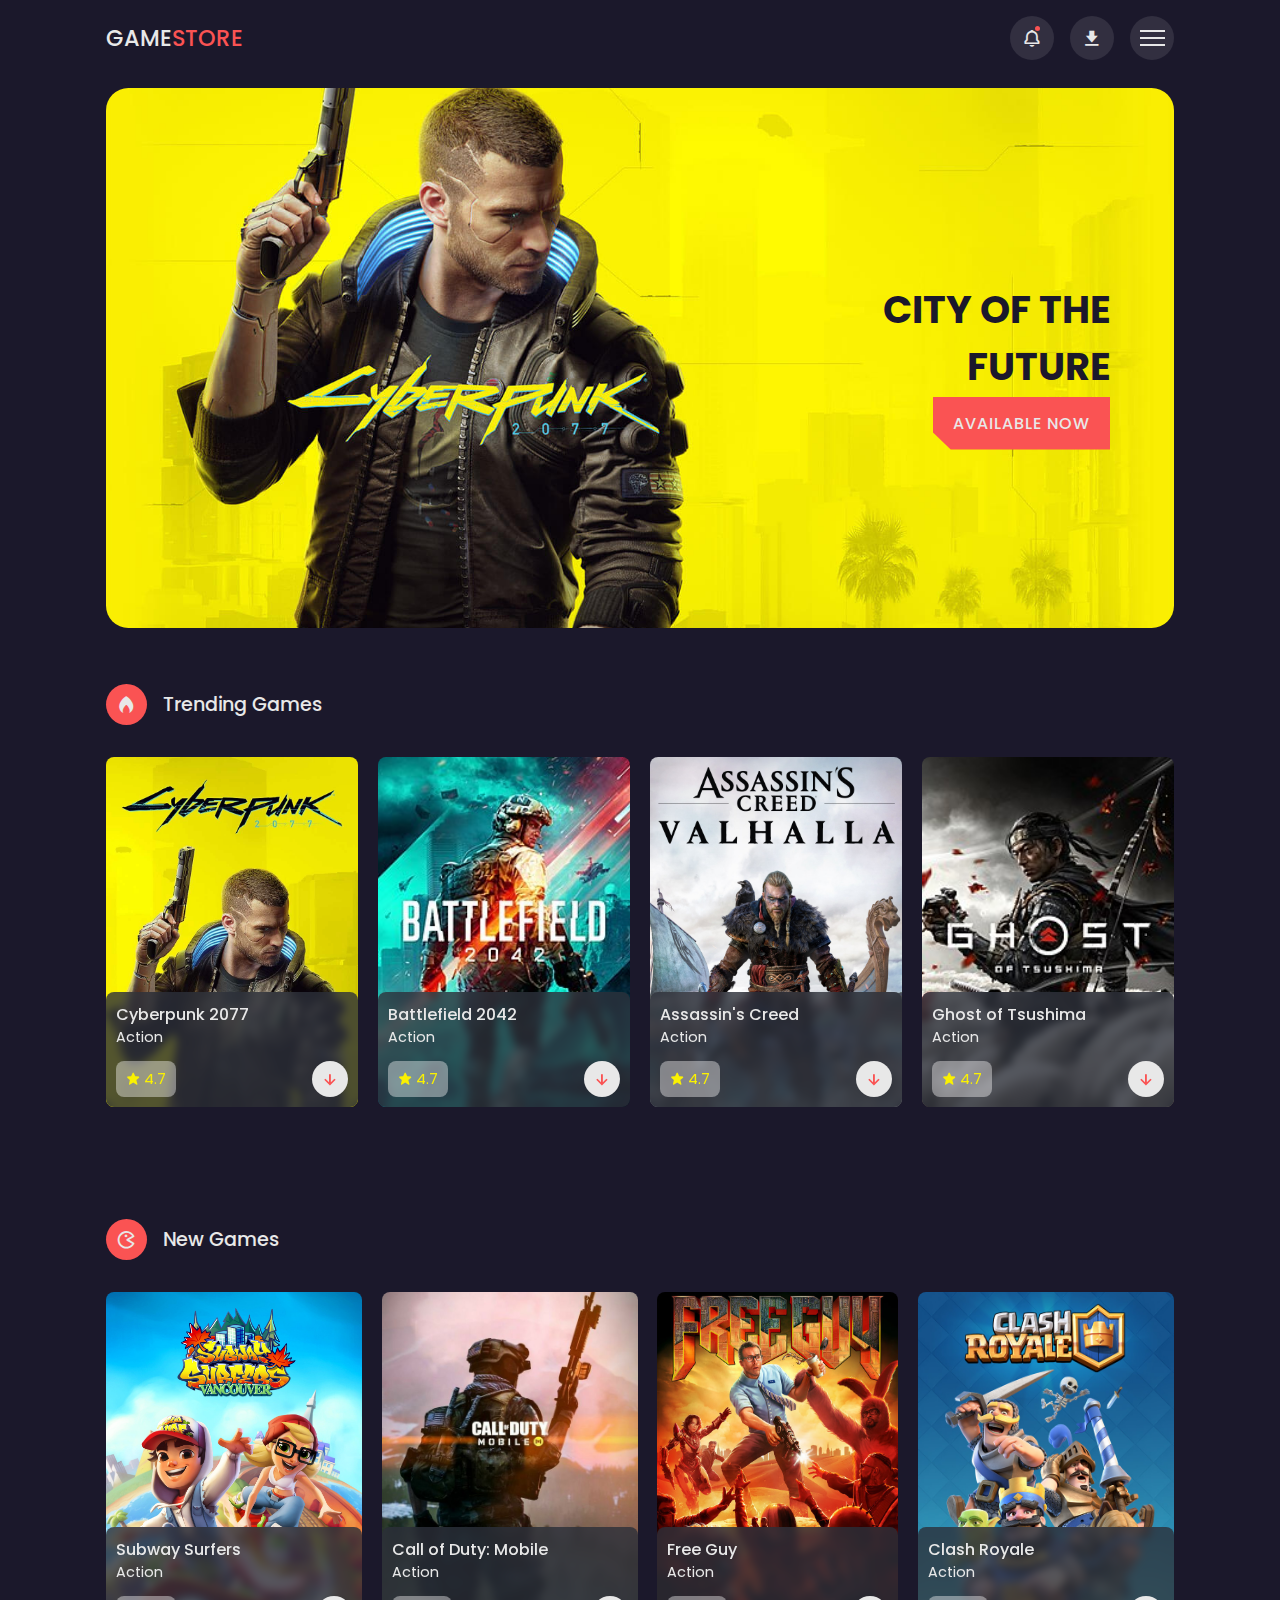
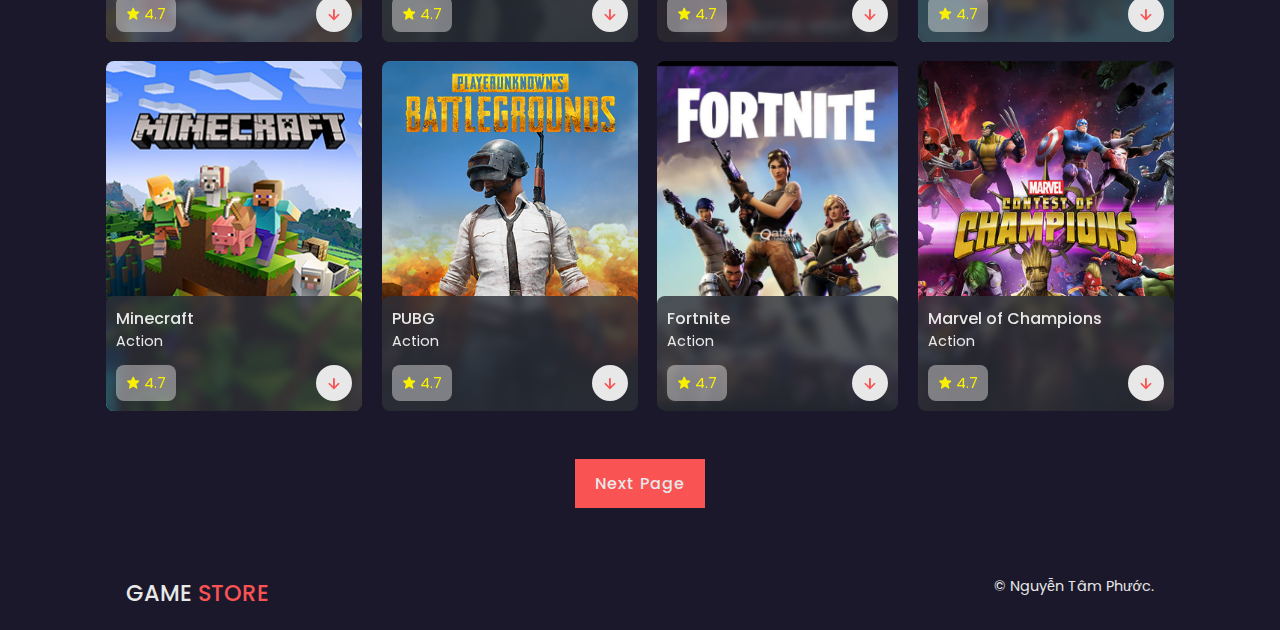
<file: index.html>
<!DOCTYPE html>
<html lang="en">
<head>
    <meta charset="UTF-8">
    <meta name="viewport" content="width=device-width, initial-scale=1.0">
    <link rel="stylesheet" href="https://cdn.jsdelivr.net/npm/boxicons@latest/css/boxicons.min.css">
    <link rel="stylesheet" href="https://cdn.jsdelivr.net/npm/swiper@10/swiper-bundle.min.css">
    <link rel="shortcut icon" href="./assets/img/fav.png" type="image/x-icon">
    <link rel="stylesheet" href="./assets/css/style.css">
    <link rel="stylesheet" href="./assets/css/swiper.css">
    <title>Web Games</title>
</head>
<body>
    <!-- Custom Scroll Bar -->
    <div class="progress">
        <div class="progress-bar" id="scroll-bar"></div>
    </div>
    <!-- Header -->
    <header>
        <!-- Nav -->
        <div class="nav container">
            <a href="index.html" class="logo">Game<span>Store</span></a>
            <!-- Nav Icons -->
            <div class="nav-icon">
                <i class='bx bx-bell bx-tada' id="bell-icon"><span></span></i>
                <i class='bx bxs-download'></i>
                <div class="menu-icon">
                    <div class="line1"></div>
                    <div class="line2"></div>
                    <div class="line3"></div>
                </div>
            </div>
            <div class="menu">
                <img src="./assets/img/menu.png" alt="">
                <div class="navbar">
                    <li><a href="index.html">Home</a></li>
                    <li><a href="#trending">Trending</a></li>
                    <li><a href="#new">New Games</a></li>
                    <li><a href="#action">Action Games</a></li>
                    <li><a href="#contact">Contact Us</a></li>
                </div>
            </div>
            <!-- Notification -->
            <div class="notification">
                <div class="notification-box">
                    <i class='bx bxs-check-circle'></i>
                    <p>Congratulation, Your game download succsessfully.</p>
                </div>
                <div class="notification-box box-color">
                    <i class='bx bxs-x-circle'></i>
                    <p>Could not apply changes.</p>
                </div>
            </div>
        </div>
    </header>
    <!-- Home session -->
    <section class="home container" id="home">
        <img src="./assets/img/home.png" alt="">
        <div class="home-text">
            <h1>CITY OF THE <br> FUTURE</h1>
            <a href="#" class="btn">Available Now</a>
        </div>
    </section>
    <!-- Trending session -->
    <section class="trending container" id="trending">
        <div class="heading">
            <i class='bx bxs-flame'></i>
            <h2>Trending Games</h2>
        </div>
        <!-- Content -->
        <div class="trending-content swiper">
            <div class="swiper-wrapper">
                <!-- Slide 1 -->
                <div class="swiper-slide">
                    <div class="box">
                        <img src="./assets/img/trending1.webp" alt="">
                        <div class="box-text">
                            <h2>Cyberpunk 2077</h2>
                            <h3>Action</h3>
                            <div class="rating-download">
                                <div class="rating">
                                    <i class='bx bxs-star'></i>
                                    <span>4.7</span>
                                </div>
                                <a href="#" class="box-btn"><i class='bx bx-down-arrow-alt'></i></a>
                            </div>
                        </div>
                    </div>
                </div>
                <!-- Slide 2 -->
                <div class="swiper-slide">
                    <div class="box">
                        <img src="./assets/img/trending2.jpg" alt="">
                        <div class="box-text">
                            <h2>Battlefield 2042</h2>
                            <h3>Action</h3>
                            <div class="rating-download">
                                <div class="rating">
                                    <i class='bx bxs-star'></i>
                                    <span>4.7</span>
                                </div>
                                <a href="#" class="box-btn"><i class='bx bx-down-arrow-alt'></i></a>
                            </div>
                        </div>
                    </div>
                </div>
                <!-- Slide 3 -->
                <div class="swiper-slide">
                    <div class="box">
                        <img src="./assets/img/trending3.jpg" alt="">
                        <div class="box-text">
                            <h2>Assassin's Creed</h2>
                            <h3>Action</h3>
                            <div class="rating-download">
                                <div class="rating">
                                    <i class='bx bxs-star'></i>
                                    <span>4.7</span>
                                </div>
                                <a href="#" class="box-btn"><i class='bx bx-down-arrow-alt'></i></a>
                            </div>
                        </div>
                    </div>
                </div>
                <!-- Slide 4 -->
                <div class="swiper-slide">
                    <div class="box">
                        <img src="./assets/img/trending4.jpg" alt="">
                        <div class="box-text">
                            <h2>Ghost of Tsushima</h2>
                            <h3>Action</h3>
                            <div class="rating-download">
                                <div class="rating">
                                    <i class='bx bxs-star'></i>
                                    <span>4.7</span>
                                </div>
                                <a href="#" class="box-btn"><i class='bx bx-down-arrow-alt'></i></a>
                            </div>
                        </div>
                    </div>
                </div>
                <!-- Slide 5 -->
                <div class="swiper-slide">
                    <div class="box">
                        <img src="./assets/img/trending5.png" alt="">
                        <div class="box-text">
                            <h2>GTA V</h2>
                            <h3>Action</h3>
                            <div class="rating-download">
                                <div class="rating">
                                    <i class='bx bxs-star'></i>
                                    <span>4.7</span>
                                </div>
                                <a href="#" class="box-btn"><i class='bx bx-down-arrow-alt'></i></a>
                            </div>
                        </div>
                    </div>
                </div>
                <!-- Slide 6 -->
                <div class="swiper-slide">
                    <div class="box">
                        <img src="./assets/img/trending6.jpg" alt="">
                        <div class="box-text">
                            <h2>Dying Light 2</h2>
                            <h3>Action</h3>
                            <div class="rating-download">
                                <div class="rating">
                                    <i class='bx bxs-star'></i>
                                    <span>4.7</span>
                                </div>
                                <a href="#" class="box-btn"><i class='bx bx-down-arrow-alt'></i></a>
                            </div>
                        </div>
                    </div>
                </div>
                <!-- Slide 7 -->
                <div class="swiper-slide">
                    <div class="box">
                        <img src="./assets/img/trending7.png" alt="">
                        <div class="box-text">
                            <h2>Halo Infinite</h2>
                            <h3>Action</h3>
                            <div class="rating-download">
                                <div class="rating">
                                    <i class='bx bxs-star'></i>
                                    <span>4.7</span>
                                </div>
                                <a href="#" class="box-btn"><i class='bx bx-down-arrow-alt'></i></a>
                            </div>
                        </div>
                    </div>
                </div>
                <!-- Slide 8 -->
                <div class="swiper-slide">
                    <div class="box">
                        <img src="./assets/img/trending8.png" alt="">
                        <div class="box-text">
                            <h2>Resident Evil Village</h2>
                            <h3>Action</h3>
                            <div class="rating-download">
                                <div class="rating">
                                    <i class='bx bxs-star'></i>
                                    <span>4.7</span>
                                </div>
                                <a href="#" class="box-btn"><i class='bx bx-down-arrow-alt'></i></a>
                            </div>
                        </div>
                    </div>
                </div>
            </div>
        </div>
    </section>
    <section class="new container" id="new">
        <div class="heading">
            <i class="bx bx-game"></i>
            <h2>New Games</h2>
        </div>
        <!-- Content -->
        <div class="new-content">
            <!-- Box 1 -->
            <div class="box">
                <img src="./assets/img/new1.jpg" alt="">
                <div class="box-text">
                    <h2>Subway Surfers</h2>
                    <h3>Action</h3>
                    <div class="rating-download">
                        <div class="rating">
                            <i class='bx bxs-star'></i>
                            <span>4.7</span>
                        </div>
                        <a href="download.html" class="box-btn"><i class='bx bx-down-arrow-alt'></i></a>
                    </div>
                </div>
            </div>
            <!-- Box 2 -->
            <div class="box">
                <img src="./assets/img/new2.jpg" alt="">
                <div class="box-text">
                    <h2>Call of Duty: Mobile</h2>
                    <h3>Action</h3>
                    <div class="rating-download">
                        <div class="rating">
                            <i class='bx bxs-star'></i>
                            <span>4.7</span>
                        </div>
                        <a href="#" class="box-btn"><i class='bx bx-down-arrow-alt'></i></a>
                    </div>
                </div>
            </div>
            <!-- Box 3 -->
            <div class="box">
                <img src="./assets/img/new3.jpg" alt="">
                <div class="box-text">
                    <h2>Free Guy</h2>
                    <h3>Action</h3>
                    <div class="rating-download">
                        <div class="rating">
                            <i class='bx bxs-star'></i>
                            <span>4.7</span>
                        </div>
                        <a href="#" class="box-btn"><i class='bx bx-down-arrow-alt'></i></a>
                    </div>
                </div>
            </div>
            <!-- Box 4 -->
            <div class="box">
                <img src="./assets/img/new4.jpg" alt="">
                <div class="box-text">
                    <h2>Clash Royale</h2>
                    <h3>Action</h3>
                    <div class="rating-download">
                        <div class="rating">
                            <i class='bx bxs-star'></i>
                            <span>4.7</span>
                        </div>
                        <a href="#" class="box-btn"><i class='bx bx-down-arrow-alt'></i></a>
                    </div>
                </div>
            </div>
            <!-- Box 5 -->
            <div class="box">
                <img src="./assets/img/new5.png" alt="">
                <div class="box-text">
                    <h2>Minecraft</h2>
                    <h3>Action</h3>
                    <div class="rating-download">
                        <div class="rating">
                            <i class='bx bxs-star'></i>
                            <span>4.7</span>
                        </div>
                        <a href="#" class="box-btn"><i class='bx bx-down-arrow-alt'></i></a>
                    </div>
                </div>
            </div>
            <!-- Box 6 -->
            <div class="box">
                <img src="./assets/img/new6.png" alt="">
                <div class="box-text">
                    <h2>PUBG</h2>
                    <h3>Action</h3>
                    <div class="rating-download">
                        <div class="rating">
                            <i class='bx bxs-star'></i>
                            <span>4.7</span>
                        </div>
                        <a href="#" class="box-btn"><i class='bx bx-down-arrow-alt'></i></a>
                    </div>
                </div>
            </div>
            <!-- Box 7 -->
            <div class="box">
                <img src="./assets/img/new7.png" alt="">
                <div class="box-text">
                    <h2>Fortnite</h2>
                    <h3>Action</h3>
                    <div class="rating-download">
                        <div class="rating">
                            <i class='bx bxs-star'></i>
                            <span>4.7</span>
                        </div>
                        <a href="#" class="box-btn"><i class='bx bx-down-arrow-alt'></i></a>
                    </div>
                </div>
            </div>
            <!-- Box 8 -->
            <div class="box">
                <img src="./assets/img/new8.jpg" alt="">
                <div class="box-text">
                    <h2>Marvel of Champions</h2>
                    <h3>Action</h3>
                    <div class="rating-download">
                        <div class="rating">
                            <i class='bx bxs-star'></i>
                            <span>4.7</span>
                        </div>
                        <a href="#" class="box-btn"><i class='bx bx-down-arrow-alt'></i></a>
                    </div>
                </div>
            </div>
        </div>
        <div class="next-page">
            <a href="#">Next Page</a>
        </div>
    </section>
    <!-- Copyright -->
    <div class="copyright container">
        <a href="#" class="logo">Game <span>Store</span></a>
        <p>&#169; Nguyễn Tâm Phước.</p>
    </div>

    <script src="https://cdn.jsdelivr.net/npm/swiper@10/swiper-bundle.min.js"></script>
    <script src="./script.js"></script>
    <script src="./swiper.js"></script>
</body>
</html>
</file>
<file: assets/css/style.css>
/* Google Fonts */
@import url('https://fonts.googleapis.com/css2?family=Poppins:ital,wght@0,200;0,300;0,400;0,500;0,600;0,700;1,300;1,400;1,800;1,900&family=Roboto:wght@300;400;500;700&display=swap');

:root{
    --main-color: #fa5353;
    --text-color: hsl(0,0%,91%);
    --light-color: #322f40;
    --dark-color: #1b182b;
}

*{
    font-family: 'Poppins', sans-serif;
    margin: 0;
    padding: 0;
    box-sizing: border-box;
    list-style: none;
    text-decoration: none;
    scroll-padding-top: 2rem;
    scroll-behavior: smooth;
}

/* khi bôi đen */
::selection{
    color: var(--text-color);
    background: var(--main-color);
}

img{
    width: 100%;
}

body{
    color: var(--text-color);
    background: var(--dark-color);
}

section{
    padding: 4rem 0 3rem;
}

.container{
    max-width: 1068px;
    margin: auto;
    width: 100%;
}

header{
    position: fixed;
    top: 0;
    left: 0;
    width: 100%;
    background: var(--dark-color);
    z-index: 100;
}

/* Nav */
.nav{
    display: flex;
    align-items: center;
    justify-content: center;
    padding: 16px 0;
}
/* Logo */
.logo{
    font-size: 1.4rem;
    font-weight: 500;
    color: var(--text-color);
    text-transform: uppercase;
    margin: 0 auto 0 0; 
}

.logo span{
    color: var(--main-color);
}

.nav-icon{
    display: flex;
    align-items: center;
    column-gap: 1rem;
}

.nav-icon .bx{
    font-size: 20px;
    height: 44px;
    width: 44px;
    display: grid;
    place-items: center;
    color: var(--text-color);
    background: #21232b;
    border-radius: 50%;
    cursor: pointer;
    background: var(--light-color);
}

#bell-icon{
    position: relative;
}

#bell-icon span {
    position: absolute;
    content: "";
    width: 5px;
    height: 5px;
    border-radius: 50%;
    background: var(--main-color);
    top: 10px;
    right: 14px;
}

.menu-icon{
    display: flex;
    flex-direction: column;
    align-items: center;
    justify-content: center;
    row-gap: 5px;
    height: 44px;
    width: 44px;
    border-radius: 50%;
    background: var(--light-color);
    cursor: pointer;
    z-index: 200;
    transition: 0.3s;
}

.menu-icon div{
    display: block;
    background: var(--text-color);
    height: 2px;
    width: 25px;
    transition: 0.3s;
}
/* menu -> close  */
.move .line1{
    transform: rotate(-45deg) translate(-5px, 5px);
}

.move .line2{
    opacity: 0;
}

.move .line3{
    transform: rotate(45deg) translate(-5px, -5px);
}

.menu{
    position: fixed;
    left: 0;
    top: 0;
    width: 100%;
    height: 100vh;
    background: rgba(0,0,14,0.9);
    z-index: 106;
    display: flex;
    align-items: center;
    justify-content: space-between;
    transition: 0.5s;
    /* khi click vào menu sẽ đỗ background */
    clip-path: circle(0% at 100% 0%);
}

/* khi click vào menu sẽ đỗ background */
.menu.active {
    clip-path: circle(144% at 100% 0%);
}

.menu img{
    width: 700px;
}

.navbar{
    display: grid;
    row-gap: 1rem;
    text-align: right;
    padding-right: 2rem;
}

.navbar a{
    font-size: 1.6rem;
    color: var(--text-color);
    font-weight: 500;
    transition: 0.2s;
}

.navbar a:hover{
    border-bottom: 4px solid var(--main-color);
    font-size: 1.8rem;
}

.notification{
    position: absolute;
    top: 110%;
    right: 5rem;
    background: var(--light-color);
    width: 300px;
    height: 350px;
    border-radius: 0.5rem;
    padding: 10px;
    display: flex;
    flex-direction: column;
    row-gap: 1rem;
    clip-path: circle(0% at 100% 0%);
}

.notification.active{
    clip-path: circle(144% at 100% 0%);
    transition: 0.3s;
}

.notification-box{
    display: flex;
    align-items: center;
    column-gap: 1rem;
    border-radius: 0.5rem;
    background: var(--dark-color);
    padding: 10px;
}

.notification-box .bx{
    color: #faf102;
}

.box-color{
    background: hsl(0, 0%, 100%, 0.4);
}

.box-color .bx{
    color: var(--main-color);
}

/* Home */
.home{
    position: relative;
    min-height: 540px;
    display: flex;
    align-items: center;
    justify-content: flex-end;
    margin-top: 5rem;
}

.home img{
    position: absolute;
    width: 100%;
    height: 100%;
    object-fit: cover;
    border-radius: 1.4rem;
    z-index: -1;
}

.home-text{
    padding-right: 4rem;
    text-align: right;
}

.home-text h1{
    font-size: 2.4rem;
    text-transform: uppercase;
    color: var(--dark-color);
    margin-bottom: 1rem;
}

.btn{
    background: var(--main-color);
    padding: 15px 20px;
    color: var(--text-color);
    text-transform: uppercase;
    font-size: 1rem;
    letter-spacing: 1px;
    font-weight: 500;
    clip-path: polygon(0 0, 100% 0%, 100% 100%, 10% 100%, 0% 68%);
}

.btn:hover{
    background: var(--light-color);
    transition: 0.3s all linear;
}

.heading{
    display: flex;
    align-items: center;
    column-gap: 1rem;
    margin-bottom: 2rem;
}

.heading .bx{
    font-size: 21px;
    color: var(--text-color);
    background: var(--main-color);
    padding: 10px;
    border-radius: 5rem;
}

.heading h2{
    font-size: 1.2rem;
    font-weight: 500;
}

.box{
    position: relative;
    width: 100%;
    height: 350px;
    border-radius: 0.5rem;
}

.box img{
    width: 100%;
    height: 100%;
    object-fit: cover;
    border-radius: 0.5rem;
}

.box .box-text{
    position: absolute;
    right: 0;
    left: 0;
    bottom: 0;
    padding: 10px;
    background: hsl(227, 14%, 20%, 0.8);
    backdrop-filter: blur(4px);
    border-radius: 0.5rem;
}

.box .box-text h2{
    font-size: 1rem;
    font-weight: 500;
}

.box .box-text h3{
    font-size: 0.9rem;
    font-weight: 400;
    margin-bottom: 0.8rem;
}

.rating-download{
    display: flex;
    justify-content: space-between;
}

.rating {
    display: flex;
    align-items: center;
    column-gap: 4px;
    background: hsl(0, 0%, 100%, 0.4);
    padding: 4px 10px;
    border-radius: 0.5rem;
}

.rating .bx{
    color: #faf102;
    font-size: 0.9rem;
}

.rating span{
    color: #faf102;
    font-size: 0.9rem;
}

.box-btn .bx{
    padding: 8px;
    background: var(--text-color);
    border-radius: 5rem;
    color: var(--main-color);
    font-weight: 400;
    font-size: 20px;
}

.box-btn .bx:hover{
    background: var(--dark-color);
}

.new-content{
    display: grid;
    grid-template-columns: repeat(auto-fit, minmax(240px, auto));
    gap: 1.2rem;
}

.next-page{
    display: flex;
    justify-content: center;
    align-items: center;
    margin-top: 3rem;
}

.next-page a{
    background: var(--main-color);
    padding: 12px 20px;
    color: var(--text-color);
    letter-spacing: 1px;
    font-weight: 500;
}

.next-page a:hover{
    background: var(--light-color);
    transition: 0.3s all linear;
}

.copyright{
    display: flex;
    justify-content: space-between;
    padding: 20px;
}

.copyright p{
    font-size: 0.9rem;
    color: var(--text-color);
}

/* Display Scroll Bar */
html::-webkit-scrollbar{
    display: none;
}

.progress{
    position: fixed;
    top: 0;
    left: 0;
    width: 100%;
    height: 4px;
    z-index: 300;
}

.progress-bar{
    height: 4px;
    background: var(--main-color);
    width: 0%;
}
</file>
